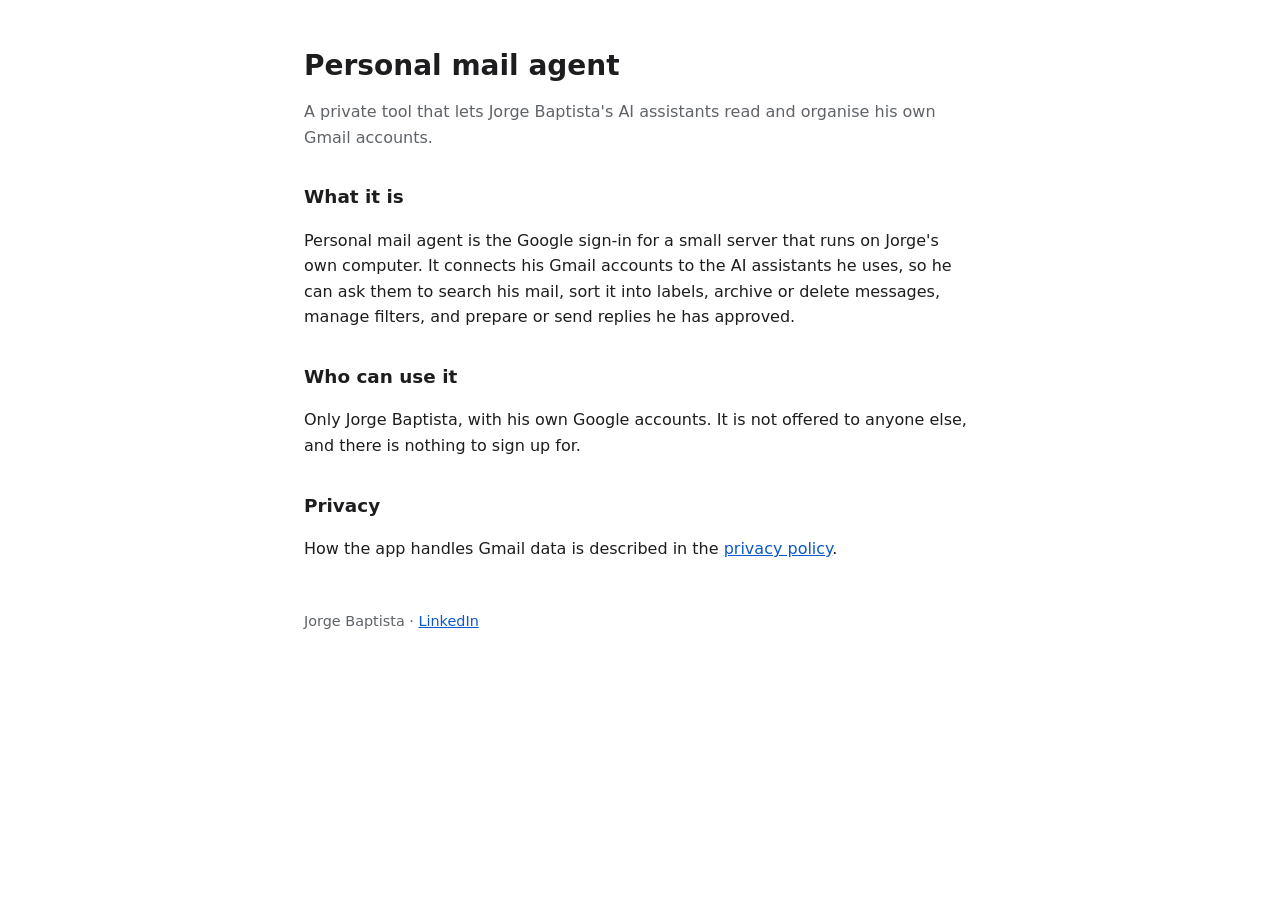
<file: index.html>
<!doctype html>
<html lang="en">
<head>
<meta charset="utf-8">
<meta name="viewport" content="width=device-width, initial-scale=1">
<title>Personal mail agent</title>
<meta name="description" content="A private tool that lets Jorge Baptista's AI assistants organise his own Gmail.">
<link rel="stylesheet" href="style.css">
</head>
<body>
<main>
<h1>Personal mail agent</h1>
<p class="lead">A private tool that lets Jorge Baptista's AI assistants read and organise his own Gmail accounts.</p>

<h2>What it is</h2>
<p>Personal mail agent is the Google sign-in for a small server that runs on Jorge's own computer. It connects his Gmail accounts to the AI assistants he uses, so he can ask them to search his mail, sort it into labels, archive or delete messages, manage filters, and prepare or send replies he has approved.</p>

<h2>Who can use it</h2>
<p>Only Jorge Baptista, with his own Google accounts. It is not offered to anyone else, and there is nothing to sign up for.</p>

<h2>Privacy</h2>
<p>How the app handles Gmail data is described in the <a href="privacy.html">privacy policy</a>.</p>

<footer>Jorge Baptista · <a href="https://www.linkedin.com/in/jorge-baptista/">LinkedIn</a></footer>
</main>
</body>
</html>
</file>
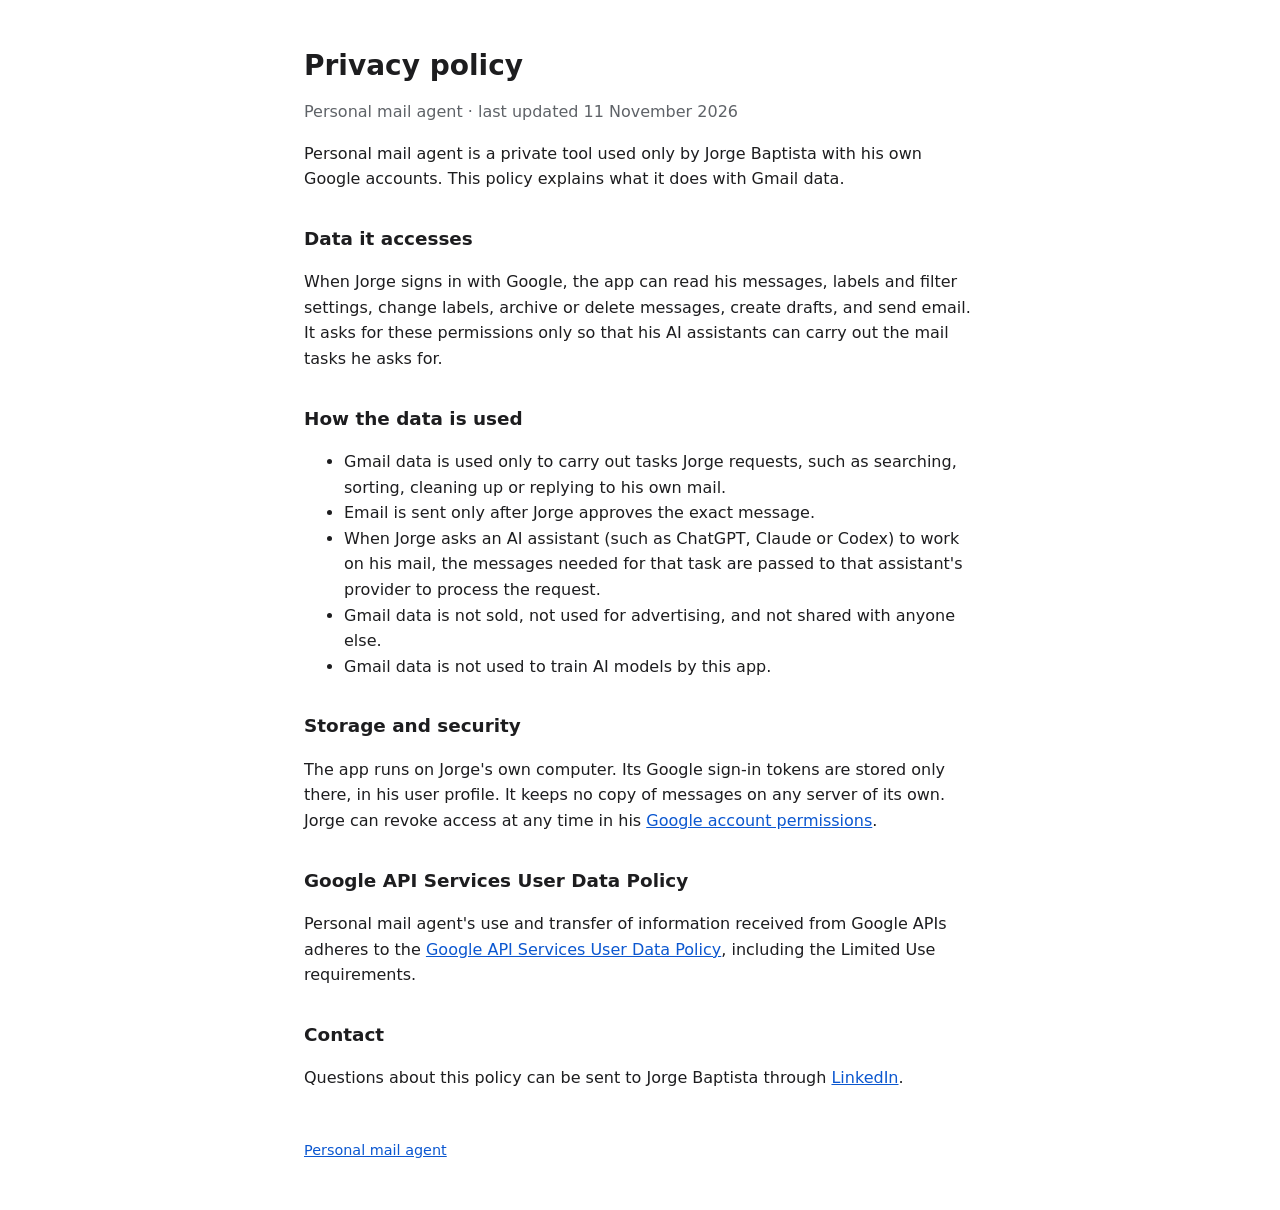
<file: privacy.html>
<!doctype html>
<html lang="en">
<head>
<meta charset="utf-8">
<meta name="viewport" content="width=device-width, initial-scale=1">
<title>Privacy policy</title>
<meta name="description" content="Privacy policy for Personal mail agent, a private Gmail tool used only by Jorge Baptista.">
<link rel="stylesheet" href="style.css">
</head>
<body>
<main>
<h1>Privacy policy</h1>
<p class="lead">Personal mail agent · last updated 11 November 2026</p>

<p>Personal mail agent is a private tool used only by Jorge Baptista with his own Google accounts. This policy explains what it does with Gmail data.</p>

<h2>Data it accesses</h2>
<p>When Jorge signs in with Google, the app can read his messages, labels and filter settings, change labels, archive or delete messages, create drafts, and send email. It asks for these permissions only so that his AI assistants can carry out the mail tasks he asks for.</p>

<h2>How the data is used</h2>
<ul>
<li>Gmail data is used only to carry out tasks Jorge requests, such as searching, sorting, cleaning up or replying to his own mail.</li>
<li>Email is sent only after Jorge approves the exact message.</li>
<li>When Jorge asks an AI assistant (such as ChatGPT, Claude or Codex) to work on his mail, the messages needed for that task are passed to that assistant's provider to process the request.</li>
<li>Gmail data is not sold, not used for advertising, and not shared with anyone else.</li>
<li>Gmail data is not used to train AI models by this app.</li>
</ul>

<h2>Storage and security</h2>
<p>The app runs on Jorge's own computer. Its Google sign-in tokens are stored only there, in his user profile. It keeps no copy of messages on any server of its own. Jorge can revoke access at any time in his <a href="https://myaccount.google.com/permissions">Google account permissions</a>.</p>

<h2>Google API Services User Data Policy</h2>
<p>Personal mail agent's use and transfer of information received from Google APIs adheres to the <a href="https://developers.google.com/terms/api-services-user-data-policy">Google API Services User Data Policy</a>, including the Limited Use requirements.</p>

<h2>Contact</h2>
<p>Questions about this policy can be sent to Jorge Baptista through <a href="https://www.linkedin.com/in/jorge-baptista/">LinkedIn</a>.</p>

<footer><a href="index.html">Personal mail agent</a></footer>
</main>
</body>
</html>
</file>
<file: style.css>
:root { color-scheme: light dark; --fg: #1d1d1f; --muted: #5f6368; --bg: #ffffff; --link: #0b57d0; }
@media (prefers-color-scheme: dark) { :root { --fg: #e8eaed; --muted: #9aa0a6; --bg: #1f1f1f; --link: #8ab4f8; } }
body { margin: 0; background: var(--bg); color: var(--fg); font: 16px/1.6 system-ui, -apple-system, "Segoe UI", sans-serif; }
main { max-width: 42rem; margin: 0 auto; padding: 3rem 1rem; }
h1 { font-size: 1.75rem; line-height: 1.25; margin: 0 0 .5rem; }
h2 { font-size: 1.15rem; margin: 2rem 0 .5rem; }
p.lead, footer { color: var(--muted); }
a { color: var(--link); }
footer { margin-top: 3rem; font-size: .9rem; }
</file>
